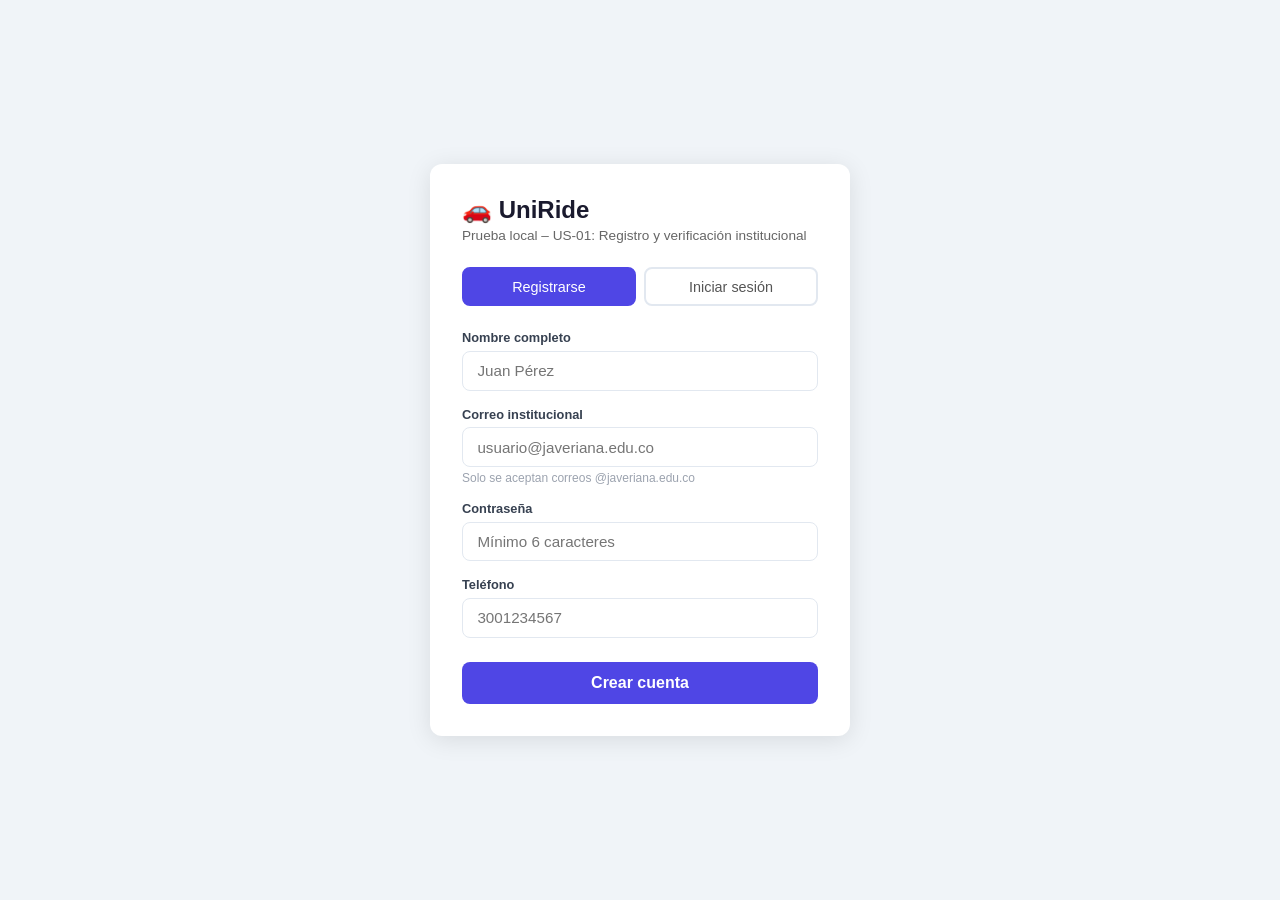
<file: frontend/index.html>
<!DOCTYPE html>
<html lang="es">
<head>
    <meta charset="UTF-8" />
    <title>UniRide – Prueba US-01</title>
    <style>
        * { box-sizing: border-box; margin: 0; padding: 0; }
        body {
            font-family: 'Segoe UI', sans-serif;
            background: #f0f4f8;
            min-height: 100vh;
            display: flex;
            align-items: center;
            justify-content: center;
        }
        .container {
            background: white;
            border-radius: 12px;
            padding: 2rem;
            width: 420px;
            box-shadow: 0 4px 24px rgba(0,0,0,0.1);
        }
        h1 { color: #1a1a2e; margin-bottom: 0.25rem; font-size: 1.5rem; }
        .subtitle { color: #666; font-size: 0.85rem; margin-bottom: 1.5rem; }
        .tabs { display: flex; gap: 0.5rem; margin-bottom: 1.5rem; }
        .tab {
            flex: 1; padding: 0.6rem;
            border: 2px solid #e2e8f0;
            border-radius: 8px;
            background: none;
            cursor: pointer;
            font-size: 0.9rem;
            color: #555;
            transition: all 0.2s;
        }
        .tab.active {
            background: #4f46e5;
            color: white;
            border-color: #4f46e5;
        }
        .form-group { margin-bottom: 1rem; }
        label { display: block; font-size: 0.8rem; font-weight: 600; color: #374151; margin-bottom: 0.35rem; }
        input {
            width: 100%;
            padding: 0.65rem 0.9rem;
            border: 1.5px solid #e2e8f0;
            border-radius: 8px;
            font-size: 0.95rem;
            outline: none;
            transition: border-color 0.2s;
        }
        input:focus { border-color: #4f46e5; }
        button.submit {
            width: 100%;
            padding: 0.75rem;
            background: #4f46e5;
            color: white;
            border: none;
            border-radius: 8px;
            font-size: 1rem;
            font-weight: 600;
            cursor: pointer;
            margin-top: 0.5rem;
            transition: background 0.2s;
        }
        button.submit:hover { background: #4338ca; }
        button.submit:disabled { background: #a5b4fc; cursor: not-allowed; }
        .result {
            margin-top: 1.25rem;
            padding: 1rem;
            border-radius: 8px;
            font-size: 0.85rem;
            white-space: pre-wrap;
            word-break: break-all;
            display: none;
        }
        .result.success { background: #ecfdf5; color: #065f46; border: 1px solid #6ee7b7; }
        .result.error   { background: #fef2f2; color: #991b1b; border: 1px solid #fca5a5; }
        .hidden { display: none; }
        .hint { font-size: 0.75rem; color: #9ca3af; margin-top: 0.25rem; }
    </style>
</head>
<body>
<div class="container">
    <h1>🚗 UniRide</h1>
    <p class="subtitle">Prueba local – US-01: Registro y verificación institucional</p>

    <div class="tabs">
        <button class="tab active" onclick="switchTab('register')">Registrarse</button>
        <button class="tab" onclick="switchTab('login')">Iniciar sesión</button>
    </div>

    <!-- REGISTER -->
    <div id="registerForm">
        <div class="form-group">
            <label>Nombre completo</label>
            <input id="reg-name" type="text" placeholder="Juan Pérez" />
        </div>
        <div class="form-group">
            <label>Correo institucional</label>
            <input id="reg-email" type="email" placeholder="usuario@javeriana.edu.co" />
            <p class="hint">Solo se aceptan correos @javeriana.edu.co</p>
        </div>
        <div class="form-group">
            <label>Contraseña</label>
            <input id="reg-password" type="password" placeholder="Mínimo 6 caracteres" />
        </div>
        <div class="form-group">
            <label>Teléfono</label>
            <input id="reg-phone" type="text" placeholder="3001234567" />
        </div>
        <button class="submit" onclick="register()">Crear cuenta</button>
    </div>

    <!-- LOGIN -->
    <div id="loginForm" class="hidden">
        <div class="form-group">
            <label>Correo institucional</label>
            <input id="log-email" type="email" placeholder="usuario@javeriana.edu.co" />
        </div>
        <div class="form-group">
            <label>Contraseña</label>
            <input id="log-password" type="password" placeholder="Tu contraseña" />
        </div>
        <button class="submit" onclick="login()">Iniciar sesión</button>
    </div>

    <div id="result" class="result"></div>
</div>

<script>
    const API = 'http://localhost:8080/api/auth';

    function switchTab(tab) {
        document.querySelectorAll('.tab').forEach((t, i) => {
            t.classList.toggle('active', (i === 0 && tab === 'register') || (i === 1 && tab === 'login'));
        });
        document.getElementById('registerForm').classList.toggle('hidden', tab !== 'register');
        document.getElementById('loginForm').classList.toggle('hidden', tab !== 'login');
        clearResult();
    }

    function showResult(data, isError) {
        const el = document.getElementById('result');
        el.style.display = 'block';
        el.className = 'result ' + (isError ? 'error' : 'success');
        el.textContent = JSON.stringify(data, null, 2);
    }

    function clearResult() {
        const el = document.getElementById('result');
        el.style.display = 'none';
        el.textContent = '';
    }

    async function register() {
        const body = {
            fullName: document.getElementById('reg-name').value,
            email:    document.getElementById('reg-email').value,
            password: document.getElementById('reg-password').value,
            phone:    document.getElementById('reg-phone').value,
        };
        try {
            const res = await fetch(`${API}/register`, {
                method: 'POST',
                headers: { 'Content-Type': 'application/json' },
                body: JSON.stringify(body)
            });
            const data = await res.json();
            showResult(data, !res.ok);
        } catch (e) {
            showResult({ error: 'No se pudo conectar con el backend. ¿Está corriendo en :8080?' }, true);
        }
    }

    async function login() {
        const body = {
            email:    document.getElementById('log-email').value,
            password: document.getElementById('log-password').value,
        };
        try {
            const res = await fetch(`${API}/login`, {
                method: 'POST',
                headers: { 'Content-Type': 'application/json' },
                body: JSON.stringify(body)
            });
            const data = await res.json();
            showResult(data, !res.ok);
            if (res.ok && data.token) {
                localStorage.setItem('uniride_token', data.token);
            }
        } catch (e) {
            showResult({ error: 'No se pudo conectar con el backend. ¿Está corriendo en :8080?' }, true);
        }
    }
</script>
</body>
</html>
</file>
